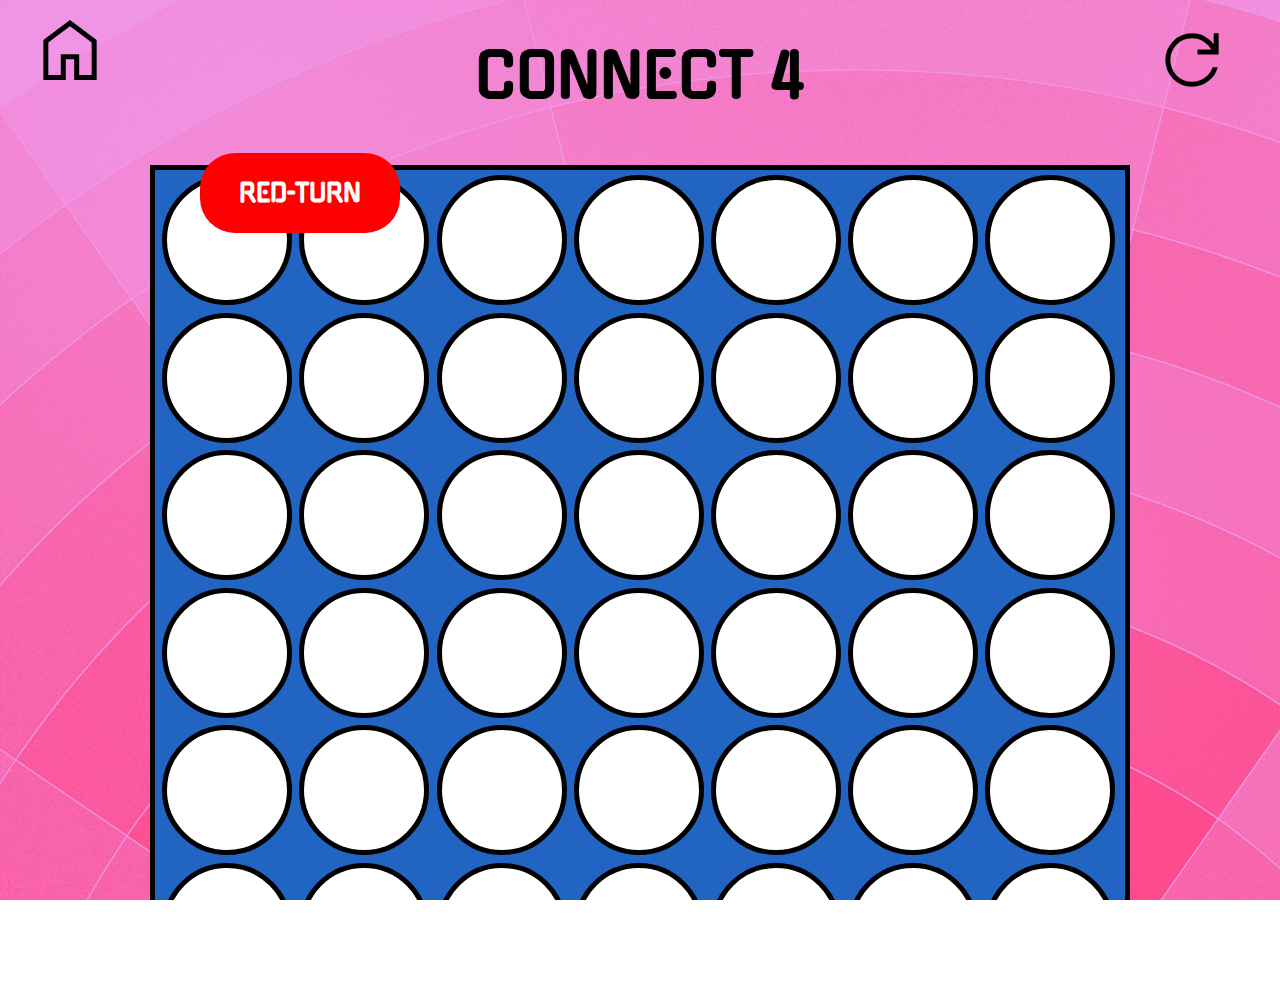
<file: connect4.html>
<!DOCTYPE html>
<html lang="en">
<head>
    <meta charset="UTF-8">
    <meta http-equiv="X-UA-Compatible" content="IE=edge">
    <meta name="viewport" content="width=device-width, initial-scale=1.0">
    <link href="connect4.css" rel="stylesheet" type="text/css" />
    <title>Connect4</title>
    <link rel="icon" href="photos/logo.png" type="image/x-icon">
    <link rel="stylesheet" href="https://fonts.googleapis.com/css2?family=Material+Symbols+Outlined:opsz,wght,FILL,GRAD@48,400,0,0" />
</head>
<body>

    <a href="index.html">
        <span class="material-symbols-outlined" id = "homeB">
            home
         </span>
    </a>
    <span class="material-symbols-outlined" onclick="location.reload()" id = "reS">
        refresh
    </span>
    <h1>CONNECT 4</h1>
    <div id = "root"></div>
    <div id = "turn">RED-TURN</div>
    <script src="connect4.js"></script>
 
</body>
</html>
</file>
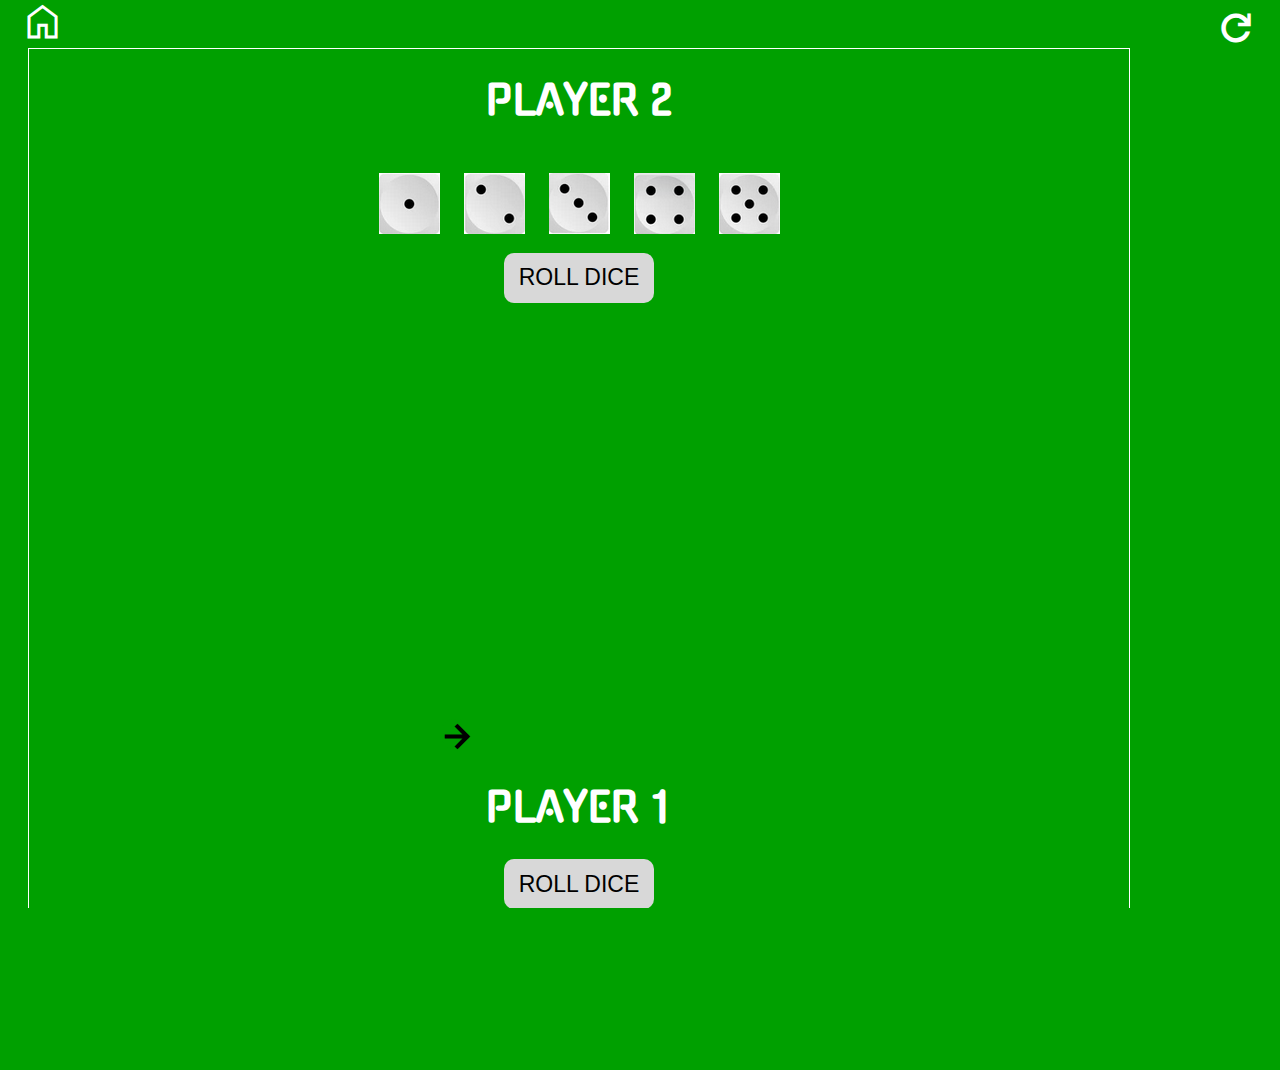
<file: yahtzee.html>
<!DOCTYPE html>
<html lang="en">
<head>
    <meta charset="UTF-8">
    <meta http-equiv="X-UA-Compatible" content="IE=edge">
    <meta name="viewport" content="width=device-width, initial-scale=1.0">
    <link href="yahtzee.css" rel="stylesheet" type="text/css" />
    <link rel="icon" href="photoForYahtzee/logo.png" type="image/x-icon">
    <title>Yahtzee</title>
    <link rel="stylesheet" href="https://fonts.googleapis.com/css2?family=Material+Symbols+Outlined:opsz,wght,FILL,GRAD@48,400,0,0" />
</head>
<body>
<!-- <center><button id="fadeIn">Click me to open yahtzee</button></center> -->
    <!-- <img src="photoForYahtzee/home.png"> -->
    <a href="index.html">
    <span class="material-symbols-outlined" id = "homeB">
        home
        </span>
        <a>
            <span class="material-symbols-outlined" onclick="location.reload()" id = "reS">
                refresh
            </span>

    <div id = "wholeContainer">
        <div class = "forPlayingArea">
       <!-- For player 2 -->
        
          <h1>PLAYER 2</h1>
          <img src="photoForYahtzee/1.png" id="pl2One">
          <img src="photoForYahtzee/2.png" id="pl2Two">
          <img src="photoForYahtzee/3.png" id="pl2Three">
          <img src="photoForYahtzee/4.png" id="pl2Four">
          <img src="photoForYahtzee/5.png" id="pl2Five">

         <br>
            <button class="rollDice1" id="dicePl2">ROLL DICE</button>

        <!-- For player 1  -->

        <h1 id="pl2">PLAYER 1</h1>

        <button class="rollDice2" id="dicePl1" onclick="rollDicePl1()">ROLL DICE</button>

          <img src="photoForYahtzee/1.png"  id="pl1One">
          <img src="photoForYahtzee/2.png" id="pl1Two">
          <img src="photoForYahtzee/3.png" id="pl1Three">
          <img src="photoForYahtzee/4.png" id="pl1Four">
          <img src="photoForYahtzee/5.png" id="pl1Five">

        </div>


        <div class = "forOutput" id="output"></div>
    </div>
    <div id = "turn">
        <span class="material-symbols-outlined" id="text">
            arrow_forward
            </span>
    </div>
    <script src="yahtzeeNoif.js"></script>
</body>
</html>
</file>
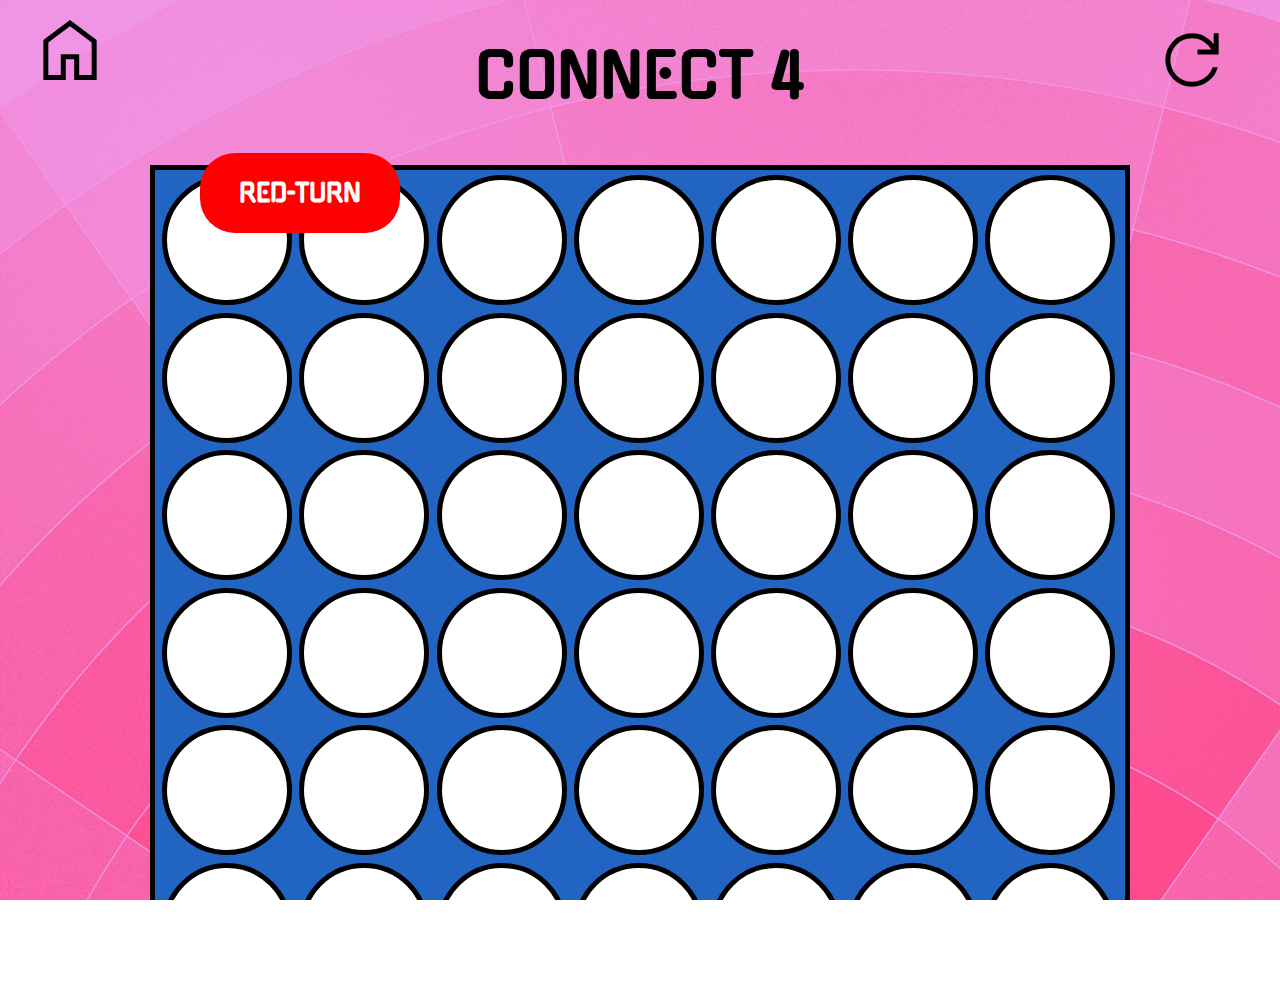
<file: 4 in a line/connect4.html>
<!DOCTYPE html>
<html lang="en">
<head>
    <meta charset="UTF-8">
    <meta http-equiv="X-UA-Compatible" content="IE=edge">
    <meta name="viewport" content="width=device-width, initial-scale=1.0">
    <link href="connect4.css" rel="stylesheet" type="text/css" />
    <title>Connect4</title>
    <link rel="icon" href="photos/logo.png" type="image/x-icon">
    <link rel="stylesheet" href="https://fonts.googleapis.com/css2?family=Material+Symbols+Outlined:opsz,wght,FILL,GRAD@48,400,0,0" />
</head>
<body>

    <a href="/Home page/home.html">
        <span class="material-symbols-outlined" id = "homeB">
            home
         </span>
    </a>
    <span class="material-symbols-outlined" onclick="location.reload()" id = "reS">
        refresh
    </span>
    <h1>CONNECT 4</h1>
    <div id = "root"></div>
    <div id = "turn">RED-TURN</div>
    <script src="connect4.js"></script>
 
</body>
</html>
</file>
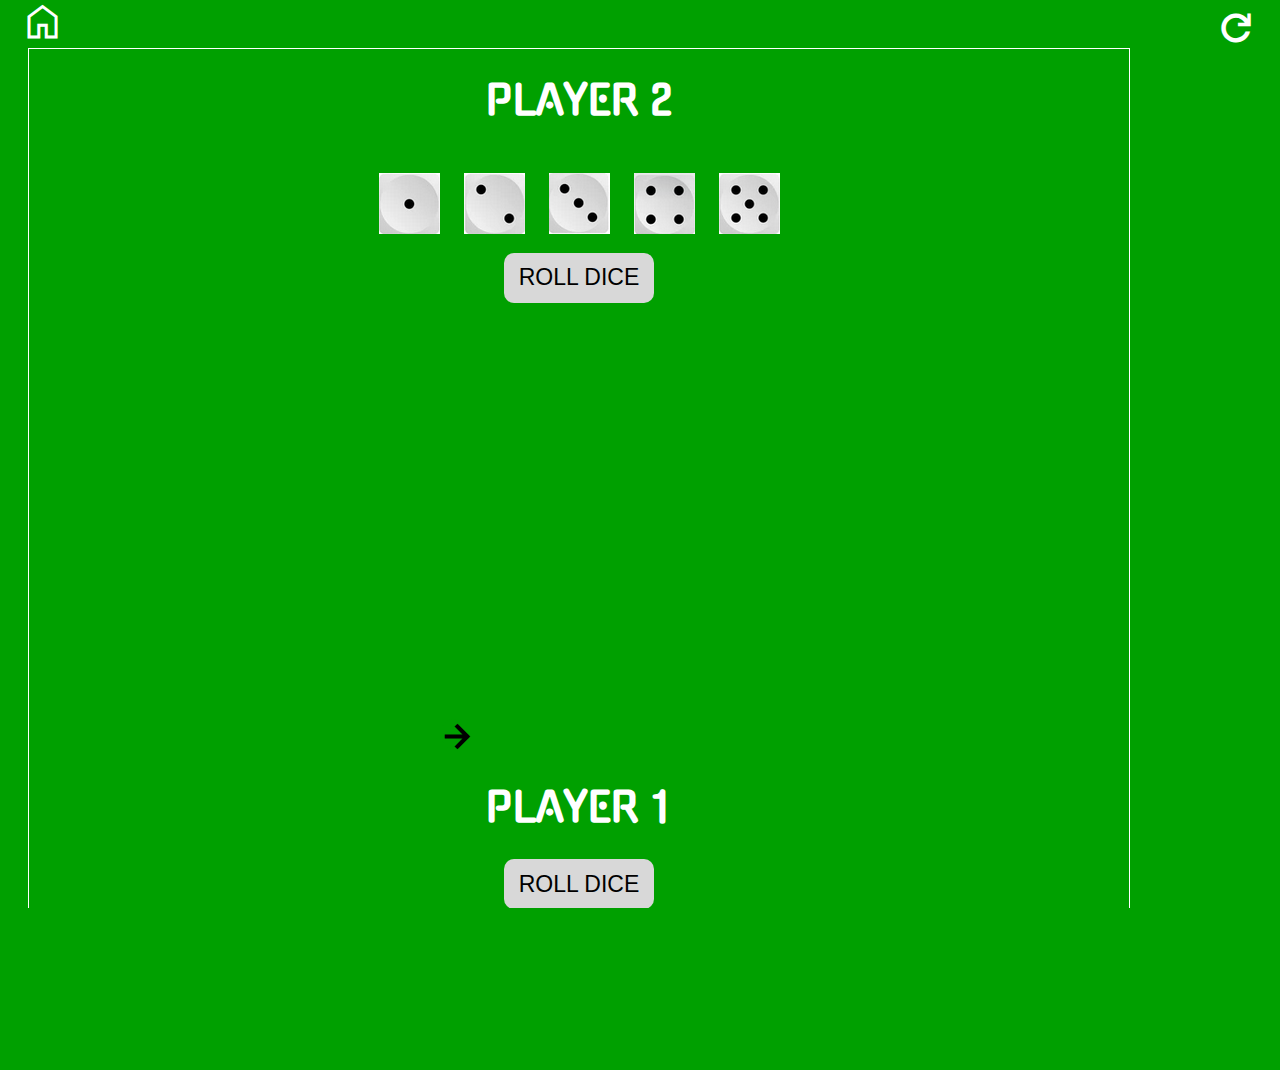
<file: Yahtzee/yahtzee.html>
<!DOCTYPE html>
<html lang="en">
<head>
    <meta charset="UTF-8">
    <meta http-equiv="X-UA-Compatible" content="IE=edge">
    <meta name="viewport" content="width=device-width, initial-scale=1.0">
    <link href="yahtzee.css" rel="stylesheet" type="text/css" />
    <link rel="icon" href="photoForYahtzee/logo.png" type="image/x-icon">
    <title>Yahtzee</title>
    <link rel="stylesheet" href="https://fonts.googleapis.com/css2?family=Material+Symbols+Outlined:opsz,wght,FILL,GRAD@48,400,0,0" />
</head>
<body>
<!-- <center><button id="fadeIn">Click me to open yahtzee</button></center> -->
    <!-- <img src="photoForYahtzee/home.png"> -->
    <a href="/Home page/home.html">
    <span class="material-symbols-outlined" id = "homeB">
        home
        </span>
        <a>
            <span class="material-symbols-outlined" onclick="location.reload()" id = "reS">
                refresh
            </span>

    <div id = "wholeContainer">
        <div class = "forPlayingArea">
       <!-- For player 2 -->
        
          <h1>PLAYER 2</h1>
          <img src="photoForYahtzee/1.png" id="pl2One">
          <img src="photoForYahtzee/2.png" id="pl2Two">
          <img src="photoForYahtzee/3.png" id="pl2Three">
          <img src="photoForYahtzee/4.png" id="pl2Four">
          <img src="photoForYahtzee/5.png" id="pl2Five">

         <br>
            <button class="rollDice1" id="dicePl2">ROLL DICE</button>

        <!-- For player 1  -->

        <h1 id="pl2">PLAYER 1</h1>

        <button class="rollDice2" id="dicePl1" onclick="rollDicePl1()">ROLL DICE</button>

          <img src="photoForYahtzee/1.png"  id="pl1One">
          <img src="photoForYahtzee/2.png" id="pl1Two">
          <img src="photoForYahtzee/3.png" id="pl1Three">
          <img src="photoForYahtzee/4.png" id="pl1Four">
          <img src="photoForYahtzee/5.png" id="pl1Five">

        </div>


        <div class = "forOutput" id="output"></div>
    </div>
    <div id = "turn">
        <span class="material-symbols-outlined" id="text">
            arrow_forward
            </span>
    </div>
    <script src="yahtzeeNoif.js"></script>
</body>
</html>
</file>
<file: connect4.css>
@import url('https://fonts.googleapis.com/css2?family=Gugi&display=swap');
html,body{
    width:100%;
    height:100%;
    user-select: none;
    margin:0;
    font-family: 'Gugi', cursive;
    transition-duration: 2s;
    background-image: url("photos/bg.jpg");
    background-repeat: no-repeat;
    background-size: cover;
    overflow: hidden;


    /* background-color: aliceblue; */
}
h1{
    text-align:center;
    font-size:60px
}
p{
    text-align:center;
    font-size:60px;
    color:white
}
#root{
    width:970px;
    height:825px;
    border:solid black 1px;
    margin-left:auto;
    margin-right:auto;
    margin-top:50px;
    display:flex;
    flex-wrap: wrap;
    background-color:#2164c2;
    border: black solid 5px;
}

.small-boxes{
    background-color: white;
    margin-left:7.2px;
    margin-top:5px;
    width:120px;
    height:120px;
    border-radius:50%;
    border:  solid 5px;
    transition-duration: .3s;
}

a{
    text-decoration: none;
}

.red-turn{
    background-color: red;
}

.blue-turn{
    background-color: blue;
}
.for-hover{
    width:120px;
    height:120px;
    border-radius: 50%;
    display:flex;
    border:solid black 1px;
    border:  solid 5px;
    visibility: hidden;

}
#hov{
    width:970px;
    height:140px;
    display:flex;
    justify-content: space-around;
    margin-left: auto;
    margin-right: auto;
    position: relative;
    top: 50px;
}
#homeB{
    position: absolute;
    font-size: 80px;
    color:black;
    left:30px;
    top:10px;
}
#reS{
    font-size: 80px;
    position: absolute;
    top: 20px;
    left:90%;
    cursor: pointer;
}
#turn{
    width:200px;
    height:80px;
    border-radius: 35px;
    position:absolute;
    top:17%;
    left:200px;
    background-color:red;
    color:white;
    font-weight: bolder;
    font-size:25px;
    display: flex;
    justify-content: center;
    align-items: center;
}
</file>
<file: yahtzee.css>
@import url('https://fonts.googleapis.com/css2?family=Gugi&display=swap');
html,body{
    width:100%;
    height:100%;
    background-color:#00A000;
    overflow: hidden;
    user-select: none;
}
#wholeContainer{
    width:1910px;
    height:1060px;
    /* border:solid white 1px; */
    margin-top:10px;
    display:flex;
}
.forPlayingArea{
    width:1100px;
    height:1000px;
    border:solid white 1px;
    margin-top:30px;
    margin-left:20px
}
.forOutput{
    width:500px;
    height:1000px;
    border:solid black 1px;
    background-color: white;
    margin-left:150px;
    margin-top:30px;
    display: flex;
    flex-wrap:wrap;
    justify-content: space-between;
}
.boxes{
    width:120px;
    height:50px;
    border:solid black 1px;
    font-size:20px;
    display: flex;
    justify-content: center;
    align-items: center;
    cursor: pointer;
    font-family: 'Gugi', cursive;
    color:red;
    font-size:30px;
    transition: .5s;
}
#nameOfPlayer1{
    color:black;
    font-size:25px;
}

#nameOfPlayer2{
    color:black;
    font-size:25px;
}
.boxesBig{
    width:250px;
    height:50px;
    border:solid black 1px;
    font-size: 30px;
    font-family: 'Gugi', cursive;
    display: flex;
    justify-content: center;
    align-items: center;
}
h1{
    color:white;
    font-size: 40px;
    font-family: 'Gugi', cursive;
    text-align: center;
}
img{
    margin-left:20px;
    position: relative;
    left:330px;
    top:20px;
    transition: .5s;
    cursor:pointer;
    /* animation-name: rotate11;
    animation-duration: 1s; */
}
/* .rotateDice
{
    animation-name: rotate1;
    animation-duration: 1s;
}
@keyframes rotate11
{
    0%{transform: rotate(0deg);}
    25%{transform: rotate(90deg);}
    50%{transform: rotate(180deg);}
     75%{transform: rotate(270deg);}
    100%{transform: rotate(360deg);} 
}
@keyframes rotate1
{
    0%{transform: rotate(0deg);}
    25%{transform: rotate(90deg);}
    50%{transform: rotate(180deg);}
     75%{transform: rotate(270deg);}
    100%{transform: rotate(360deg);} 
} */
.rollDice1{
    display: flex;
    justify-content: center;
    align-items: center;
    width:150px;
    height:50px;
    font-size:23px;
    margin-left: auto;
    margin-right: auto;
    margin-top:20px;
    background-color:#D8D8D8;
    color:black;
    border:none;
    border-radius: 10px;
    cursor: pointer;
    margin-top:35px;
}
#pl2{
    margin-top: 480px;
}
.rollDice2{
    display: flex;
    justify-content: center;
    align-items: center;
    width:150px;
    height:50px;
    font-size:23px;
    margin-left: auto;
    margin-right: auto;
    margin-top:20px;
    background-color:#D8D8D8;
    color:black;
    border:none;
    border-radius: 10px;
    cursor: pointer;
}
#homeB{
    position: absolute;
    font-size: 45px;
    margin-top:-9px;
    left:20px;
    color:white;
    cursor: pointer;
} 

#turn{
    width:30px;
    height:30px;
    position: absolute;
    background-color:#00A000;
    /* border: solid white 1px; */
    top:79.9%;
    left:440px;
    border-radius: 50%;
    transition: .5s;
    text-align: center;
}
#text{
    font-size: 35px;
    font-weight: bolder;
}
#reS{
    font-size:40px;
    color:white;
    position:absolute;
    left:95%;
    cursor:pointer;
    font-weight: bolder;
}
</file>
<file: 4 in a line/connect4.css>
@import url('https://fonts.googleapis.com/css2?family=Gugi&display=swap');
html,body{
    width:100%;
    height:100%;
    user-select: none;
    margin:0;
    font-family: 'Gugi', cursive;
    transition-duration: 2s;
    background-image: url("photos/bg.jpg");
    background-repeat: no-repeat;
    background-size: cover;
    overflow: hidden;


    /* background-color: aliceblue; */
}
h1{
    text-align:center;
    font-size:60px
}
p{
    text-align:center;
    font-size:60px;
    color:white
}
#root{
    width:970px;
    height:825px;
    border:solid black 1px;
    margin-left:auto;
    margin-right:auto;
    margin-top:50px;
    display:flex;
    flex-wrap: wrap;
    background-color:#2164c2;
    border: black solid 5px;
}

.small-boxes{
    background-color: white;
    margin-left:7.2px;
    margin-top:5px;
    width:120px;
    height:120px;
    border-radius:50%;
    border:  solid 5px;
    transition-duration: .3s;
}

a{
    text-decoration: none;
}

.red-turn{
    background-color: red;
}

.blue-turn{
    background-color: blue;
}
.for-hover{
    width:120px;
    height:120px;
    border-radius: 50%;
    display:flex;
    border:solid black 1px;
    border:  solid 5px;
    visibility: hidden;

}
#hov{
    width:970px;
    height:140px;
    display:flex;
    justify-content: space-around;
    margin-left: auto;
    margin-right: auto;
    position: relative;
    top: 50px;
}
#homeB{
    position: absolute;
    font-size: 80px;
    color:black;
    left:30px;
    top:10px;
}
#reS{
    font-size: 80px;
    position: absolute;
    top: 20px;
    left:90%;
    cursor: pointer;
}
#turn{
    width:200px;
    height:80px;
    border-radius: 35px;
    position:absolute;
    top:17%;
    left:200px;
    background-color:red;
    color:white;
    font-weight: bolder;
    font-size:25px;
    display: flex;
    justify-content: center;
    align-items: center;
}
</file>
<file: Yahtzee/yahtzee.css>
@import url('https://fonts.googleapis.com/css2?family=Gugi&display=swap');
html,body{
    width:100%;
    height:100%;
    background-color:#00A000;
    overflow: hidden;
    user-select: none;
}
#wholeContainer{
    width:1910px;
    height:1060px;
    /* border:solid white 1px; */
    margin-top:10px;
    display:flex;
}
.forPlayingArea{
    width:1100px;
    height:1000px;
    border:solid white 1px;
    margin-top:30px;
    margin-left:20px
}
.forOutput{
    width:500px;
    height:1000px;
    border:solid black 1px;
    background-color: white;
    margin-left:150px;
    margin-top:30px;
    display: flex;
    flex-wrap:wrap;
    justify-content: space-between;
}
.boxes{
    width:120px;
    height:50px;
    border:solid black 1px;
    font-size:20px;
    display: flex;
    justify-content: center;
    align-items: center;
    cursor: pointer;
    font-family: 'Gugi', cursive;
    color:red;
    font-size:30px;
    transition: .5s;
}
#nameOfPlayer1{
    color:black;
    font-size:25px;
}

#nameOfPlayer2{
    color:black;
    font-size:25px;
}
.boxesBig{
    width:250px;
    height:50px;
    border:solid black 1px;
    font-size: 30px;
    font-family: 'Gugi', cursive;
    display: flex;
    justify-content: center;
    align-items: center;
}
h1{
    color:white;
    font-size: 40px;
    font-family: 'Gugi', cursive;
    text-align: center;
}
img{
    margin-left:20px;
    position: relative;
    left:330px;
    top:20px;
    transition: .5s;
    cursor:pointer;
    /* animation-name: rotate11;
    animation-duration: 1s; */
}
/* .rotateDice
{
    animation-name: rotate1;
    animation-duration: 1s;
}
@keyframes rotate11
{
    0%{transform: rotate(0deg);}
    25%{transform: rotate(90deg);}
    50%{transform: rotate(180deg);}
     75%{transform: rotate(270deg);}
    100%{transform: rotate(360deg);} 
}
@keyframes rotate1
{
    0%{transform: rotate(0deg);}
    25%{transform: rotate(90deg);}
    50%{transform: rotate(180deg);}
     75%{transform: rotate(270deg);}
    100%{transform: rotate(360deg);} 
} */
.rollDice1{
    display: flex;
    justify-content: center;
    align-items: center;
    width:150px;
    height:50px;
    font-size:23px;
    margin-left: auto;
    margin-right: auto;
    margin-top:20px;
    background-color:#D8D8D8;
    color:black;
    border:none;
    border-radius: 10px;
    cursor: pointer;
    margin-top:35px;
}
#pl2{
    margin-top: 480px;
}
.rollDice2{
    display: flex;
    justify-content: center;
    align-items: center;
    width:150px;
    height:50px;
    font-size:23px;
    margin-left: auto;
    margin-right: auto;
    margin-top:20px;
    background-color:#D8D8D8;
    color:black;
    border:none;
    border-radius: 10px;
    cursor: pointer;
}
#homeB{
    position: absolute;
    font-size: 45px;
    margin-top:-9px;
    left:20px;
    color:white;
    cursor: pointer;
} 

#turn{
    width:30px;
    height:30px;
    position: absolute;
    background-color:#00A000;
    /* border: solid white 1px; */
    top:79.9%;
    left:440px;
    border-radius: 50%;
    transition: .5s;
    text-align: center;
}
#text{
    font-size: 35px;
    font-weight: bolder;
}
#reS{
    font-size:40px;
    color:white;
    position:absolute;
    left:95%;
    cursor:pointer;
    font-weight: bolder;
}
</file>
